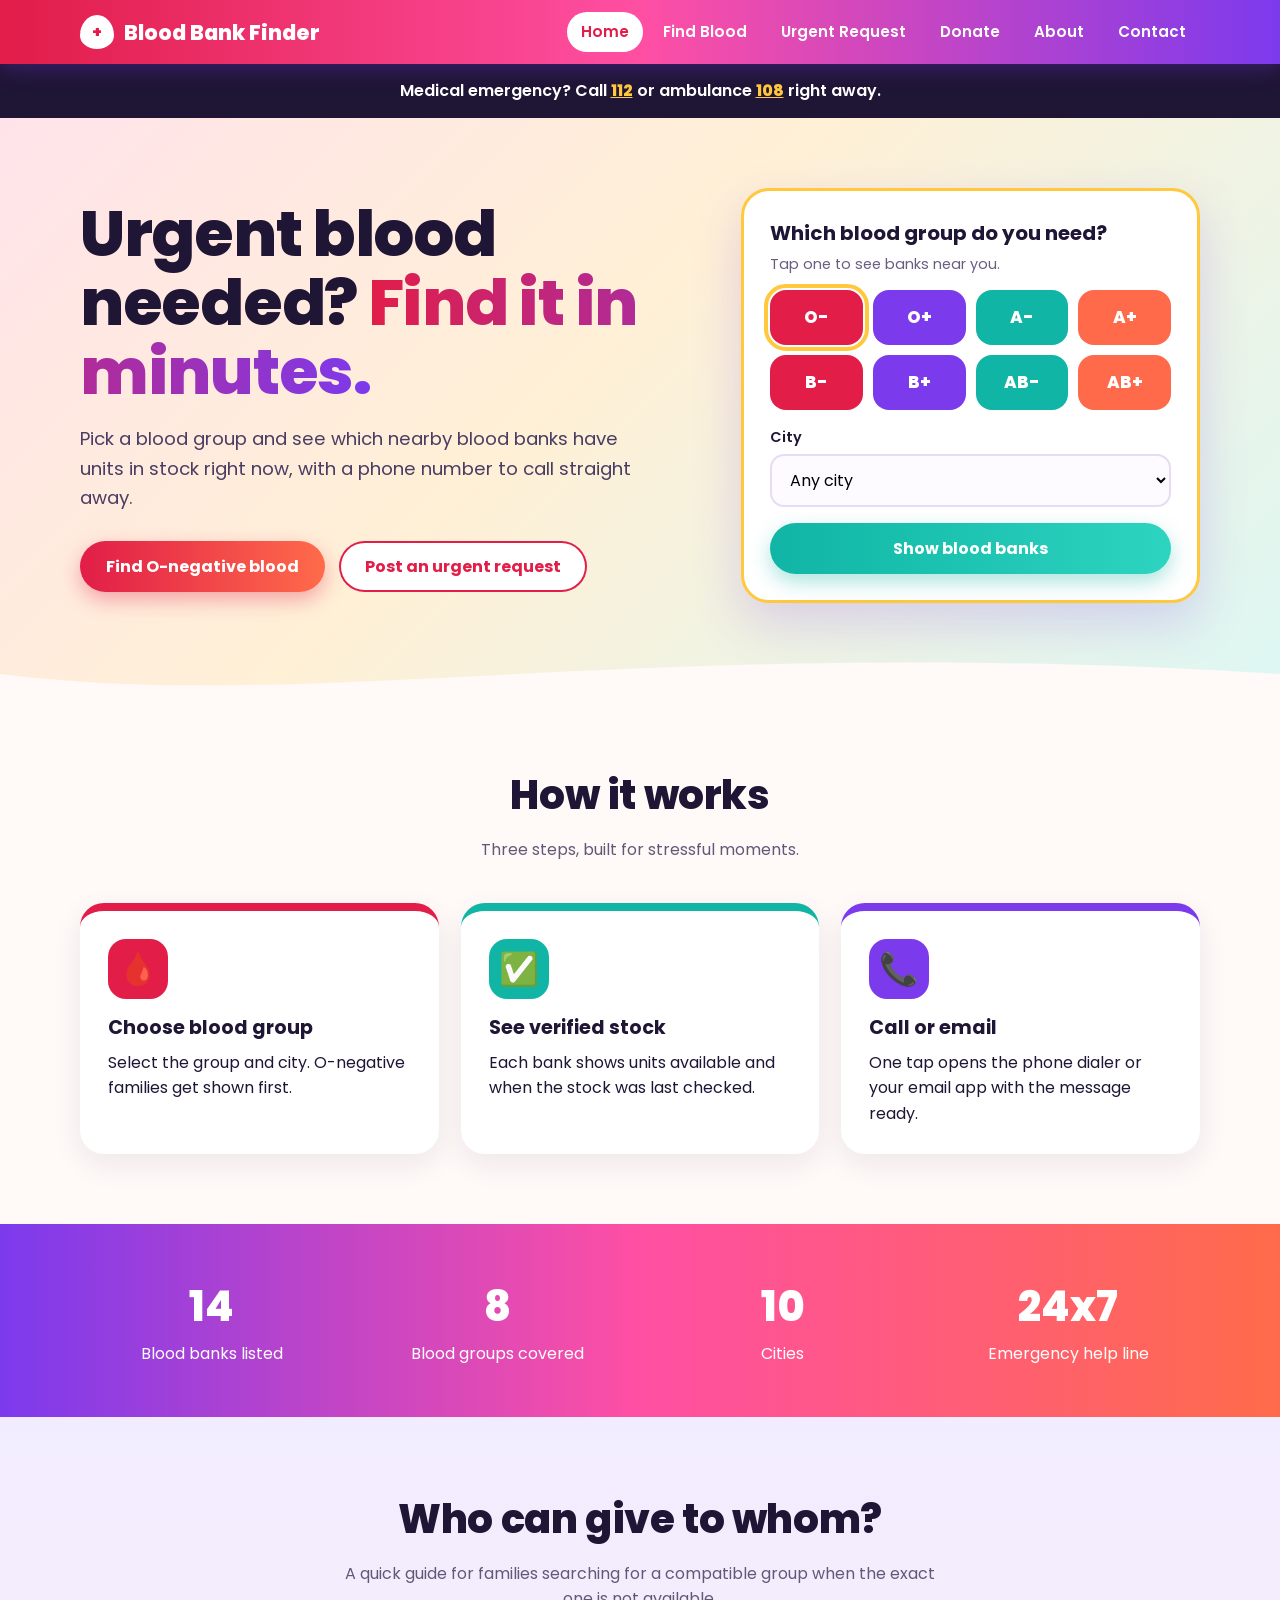
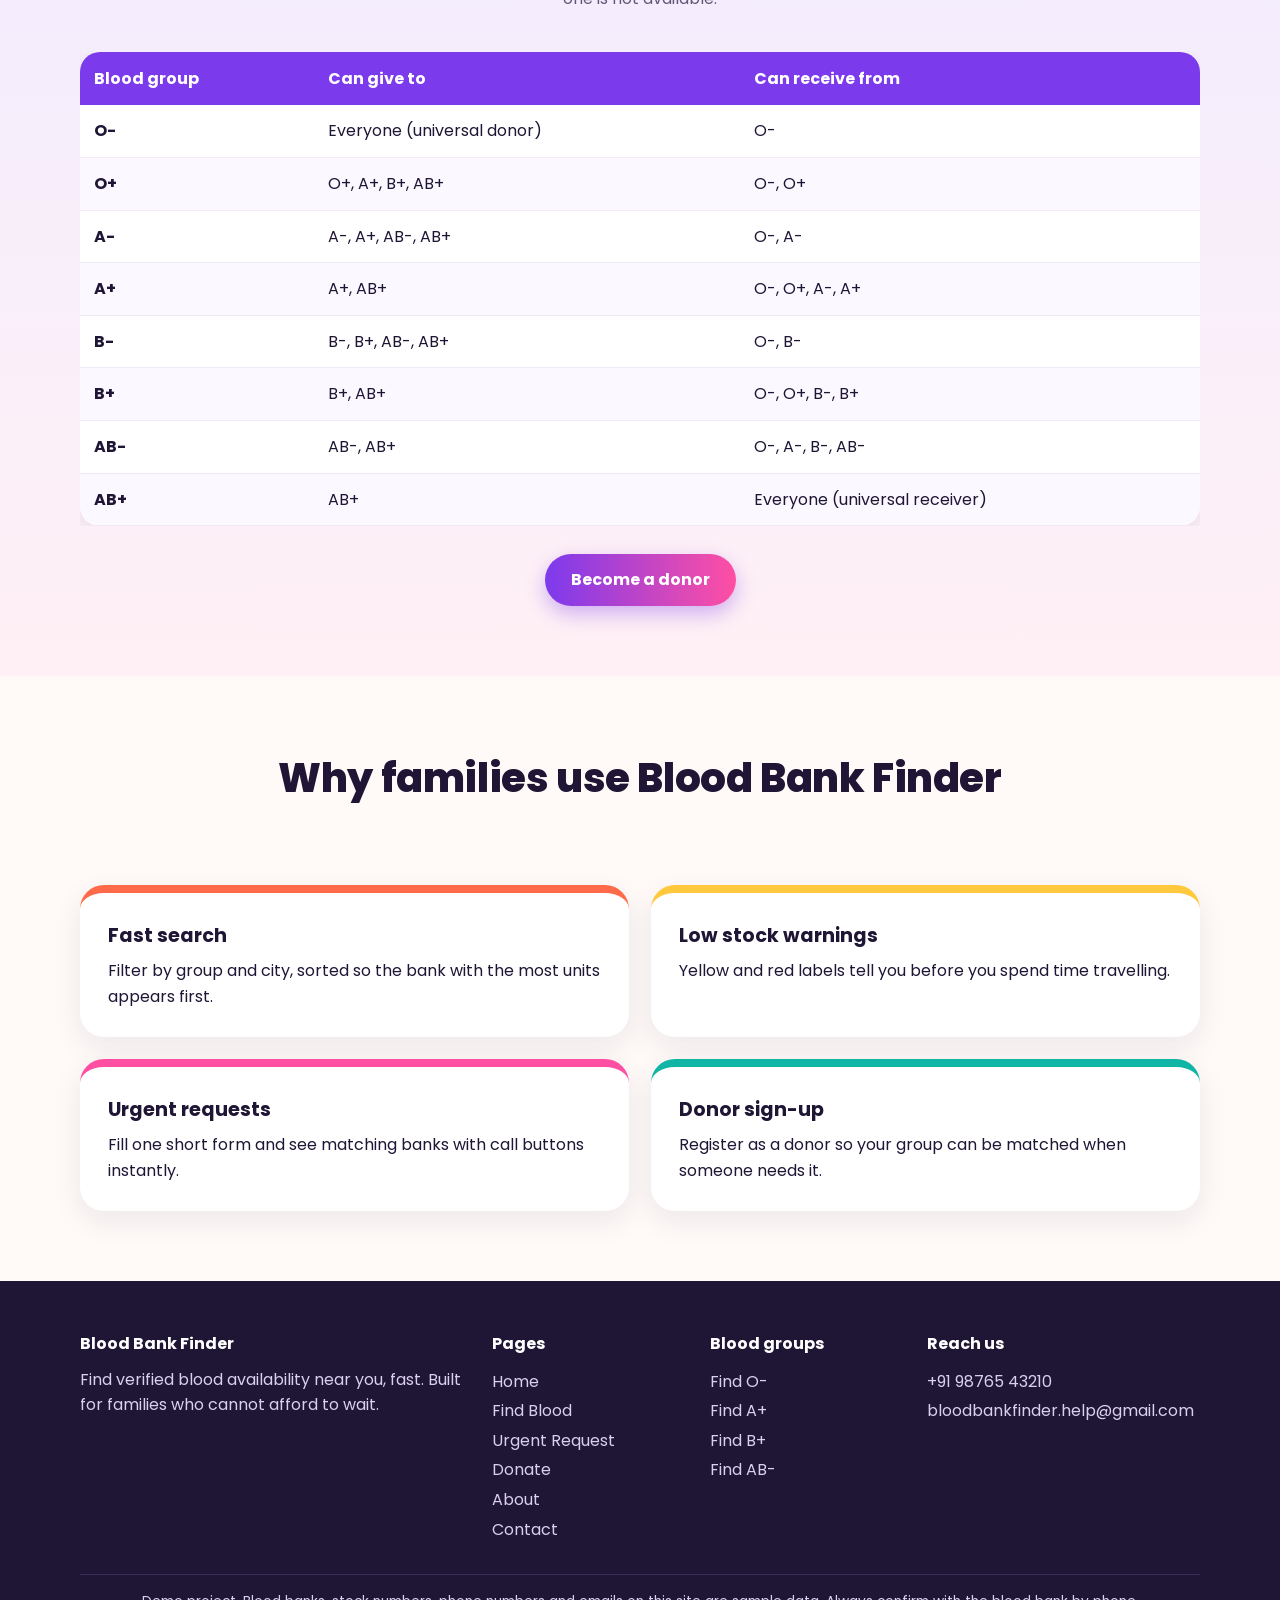
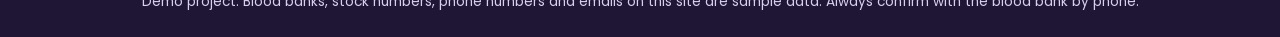
<file: index.html>
<!DOCTYPE html>
<html lang="en"><head><meta charset="utf-8"><meta name="viewport" content="width=device-width,initial-scale=1">
<link rel="preconnect" href="https://fonts.googleapis.com"><link href="https://fonts.googleapis.com/css2?family=Poppins:wght@400;600;700;800&display=swap" rel="stylesheet">
<link rel="stylesheet" href="style.css">
<title>Home | Blood Bank Finder</title></head>
<body>
<div id="site-header"></div>

<div class="hero"><div class="wrap">
<div><h1>Urgent blood needed? <span>Find it in minutes.</span></h1>
<p class="lead">Pick a blood group and see which nearby blood banks have units in stock right now, with a phone number to call straight away.</p>
<div class="btns"><a class="btn" href="search.html?group=O-">Find O-negative blood</a><a class="btn ghost" href="request.html">Post an urgent request</a></div></div>
<div class="quick"><h2>Which blood group do you need?</h2><p>Tap one to see banks near you.</p>
<div class="groups" id="gs"></div>
<div style="margin-top:16px"><label for="qc">City</label><select id="qc"></select></div>
<a class="btn teal" id="go" href="search.html" style="margin-top:16px;width:100%;text-align:center">Show blood banks</a></div>
</div>
<svg class="wave" viewBox="0 0 1440 50" preserveAspectRatio="none"><path d="M0 30 C360 70 720 -10 1440 30 L1440 50 L0 50Z" fill="#fffaf8"/></svg></div>

<section><div class="wrap"><h2 class="title">How it works</h2><p class="sub">Three steps, built for stressful moments.</p>
<div class="grid g3">
<div class="card" style="--c:var(--red)"><div class="ic">🩸</div><h3>Choose blood group</h3><p>Select the group and city. O-negative families get shown first.</p></div>
<div class="card" style="--c:var(--teal)"><div class="ic">✅</div><h3>See verified stock</h3><p>Each bank shows units available and when the stock was last checked.</p></div>
<div class="card" style="--c:var(--violet)"><div class="ic">📞</div><h3>Call or email</h3><p>One tap opens the phone dialer or your email app with the message ready.</p></div>
</div></div></section>

<div class="stats"><div class="wrap grid g4"><div><b>14</b>Blood banks listed</div><div><b>8</b>Blood groups covered</div><div><b>10</b>Cities</div><div><b>24x7</b>Emergency help line</div></div></div>

<section class="tint"><div class="wrap"><h2 class="title">Who can give to whom?</h2><p class="sub">A quick guide for families searching for a compatible group when the exact one is not available.</p><div class="tw"><table><thead><tr><th>Blood group</th><th>Can give to</th><th>Can receive from</th></tr></thead><tbody>
<tr><td><b>O-</b></td><td>Everyone (universal donor)</td><td>O-</td></tr>
<tr><td><b>O+</b></td><td>O+, A+, B+, AB+</td><td>O-, O+</td></tr>
<tr><td><b>A-</b></td><td>A-, A+, AB-, AB+</td><td>O-, A-</td></tr>
<tr><td><b>A+</b></td><td>A+, AB+</td><td>O-, O+, A-, A+</td></tr>
<tr><td><b>B-</b></td><td>B-, B+, AB-, AB+</td><td>O-, B-</td></tr>
<tr><td><b>B+</b></td><td>B+, AB+</td><td>O-, O+, B-, B+</td></tr>
<tr><td><b>AB-</b></td><td>AB-, AB+</td><td>O-, A-, B-, AB-</td></tr>
<tr><td><b>AB+</b></td><td>AB+</td><td>Everyone (universal receiver)</td></tr>
</tbody></table></div>
<div class="btns" style="justify-content:center;margin-top:28px"><a class="btn violet" href="donate.html">Become a donor</a></div></div></section>

<section><div class="wrap"><h2 class="title">Why families use Blood Bank Finder</h2><p class="sub">&nbsp;</p>
<div class="grid g2">
<div class="card" style="--c:var(--coral)"><h3>Fast search</h3><p>Filter by group and city, sorted so the bank with the most units appears first.</p></div>
<div class="card" style="--c:var(--sun)"><h3>Low stock warnings</h3><p>Yellow and red labels tell you before you spend time travelling.</p></div>
<div class="card" style="--c:var(--pink)"><h3>Urgent requests</h3><p>Fill one short form and see matching banks with call buttons instantly.</p></div>
<div class="card" style="--c:var(--teal)"><h3>Donor sign-up</h3><p>Register as a donor so your group can be matched when someone needs it.</p></div>
</div></div></section>

<div id="site-footer"></div>
<script src="script.js"></script>
<script>
fillSelect(document.getElementById("qc"),CITIES,"Any city");
var sel="O-",gs=document.getElementById("gs"),go=document.getElementById("go"),qc=document.getElementById("qc");
function upd(){go.href="search.html?group="+encodeURIComponent(sel)+(qc.value?"&city="+encodeURIComponent(qc.value):"")}
GROUPS.forEach(function(g){var b=document.createElement("button");b.type="button";b.className="g"+(g===sel?" sel":"");b.textContent=g;
b.onclick=function(){sel=g;[].forEach.call(gs.children,function(c){c.classList.toggle("sel",c===b)});upd()};gs.appendChild(b)});
qc.onchange=upd;upd();
</script>
</body></html>
</file>
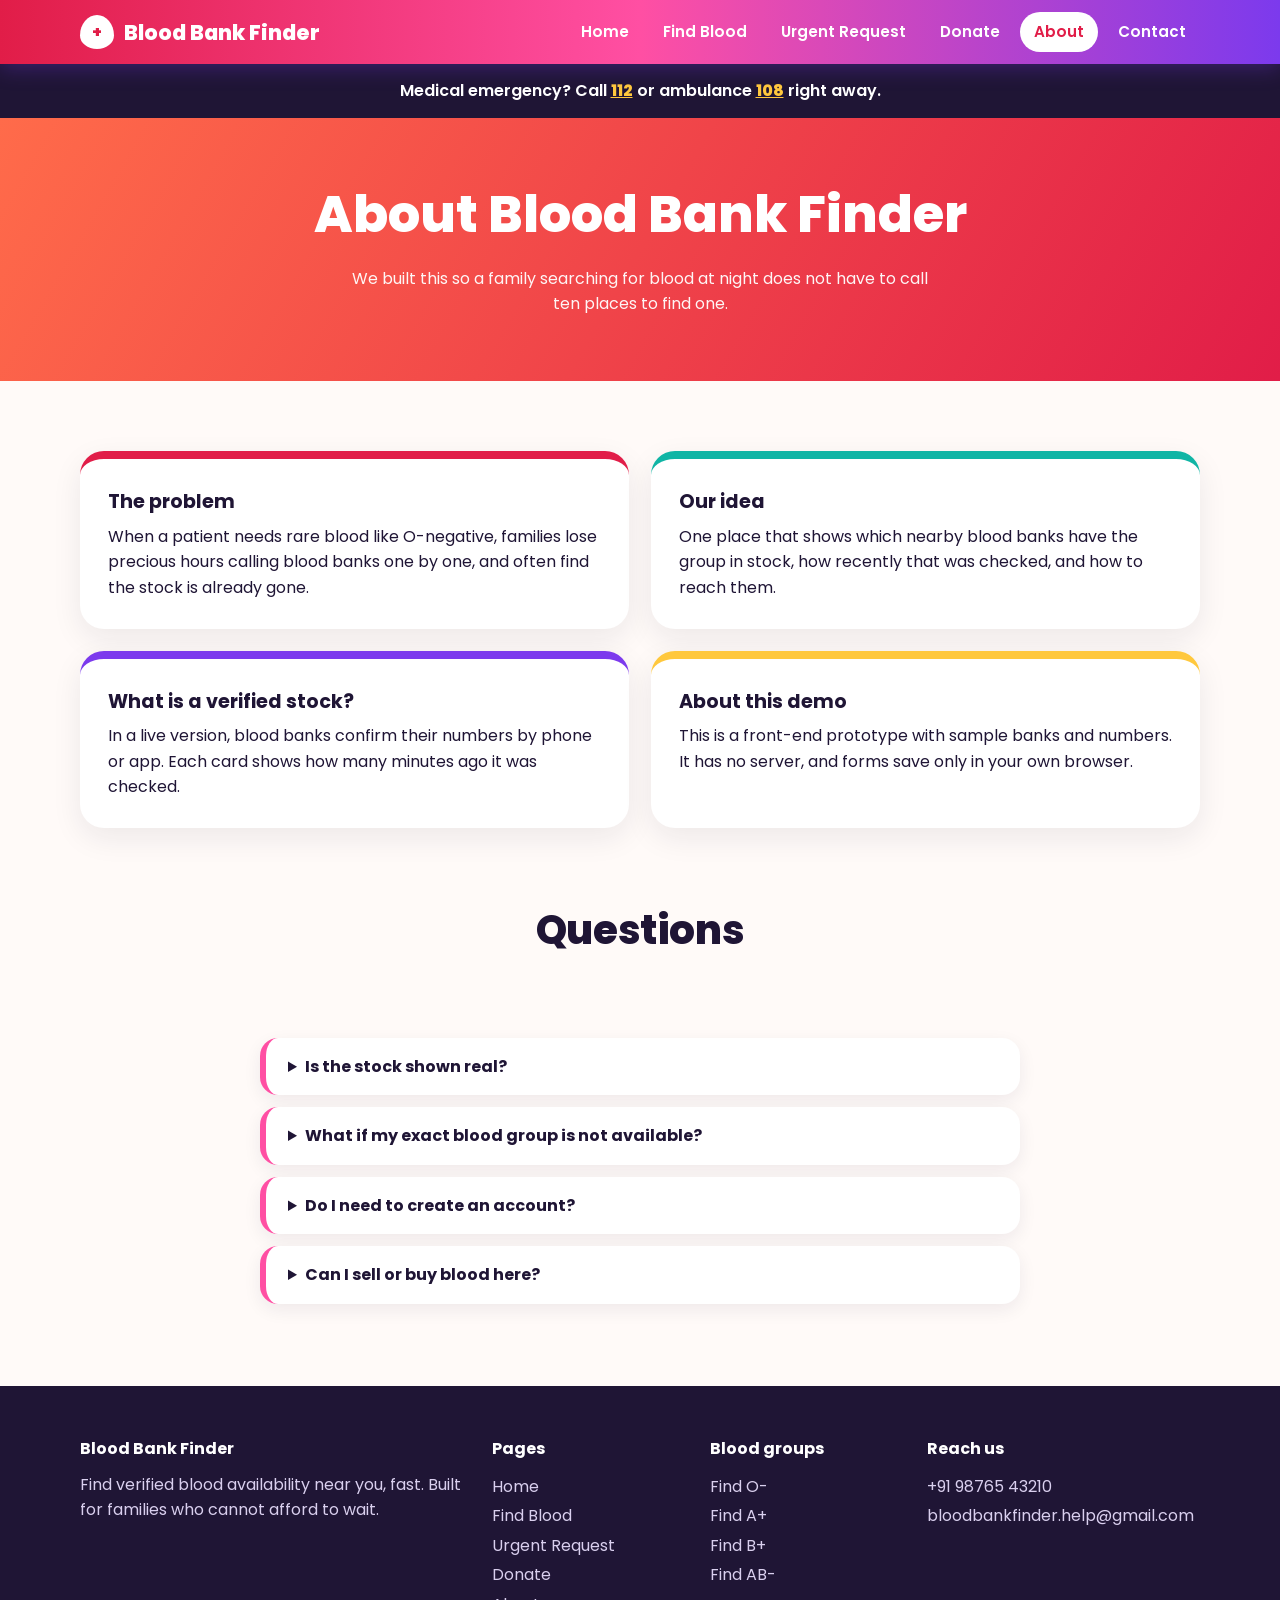
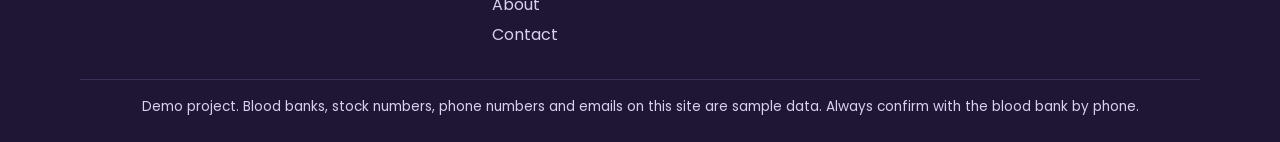
<file: about.html>
<!DOCTYPE html>
<html lang="en"><head><meta charset="utf-8"><meta name="viewport" content="width=device-width,initial-scale=1">
<link rel="preconnect" href="https://fonts.googleapis.com"><link href="https://fonts.googleapis.com/css2?family=Poppins:wght@400;600;700;800&display=swap" rel="stylesheet">
<link rel="stylesheet" href="style.css">
<title>About | Blood Bank Finder</title></head>
<body>
<div id="site-header"></div>

<div class="phero" style="--c1:var(--coral);--c2:var(--red)"><div class="wrap"><h1>About Blood Bank Finder</h1><p>We built this so a family searching for blood at night does not have to call ten places to find one.</p></div></div>
<section><div class="wrap"><div class="grid g2">
<div class="card" style="--c:var(--red)"><h3>The problem</h3><p>When a patient needs rare blood like O-negative, families lose precious hours calling blood banks one by one, and often find the stock is already gone.</p></div>
<div class="card" style="--c:var(--teal)"><h3>Our idea</h3><p>One place that shows which nearby blood banks have the group in stock, how recently that was checked, and how to reach them.</p></div>
<div class="card" style="--c:var(--violet)"><h3>What is a verified stock?</h3><p>In a live version, blood banks confirm their numbers by phone or app. Each card shows how many minutes ago it was checked.</p></div>
<div class="card" style="--c:var(--sun)"><h3>About this demo</h3><p>This is a front-end prototype with sample banks and numbers. It has no server, and forms save only in your own browser.</p></div></div>
<h2 class="title" style="margin-top:70px">Questions</h2><p class="sub">&nbsp;</p><div style="max-width:760px;margin:0 auto">
<details><summary>Is the stock shown real?</summary><p>No. In this demo all banks, numbers and stock are sample data made up for the project.</p></details>
<details><summary>What if my exact blood group is not available?</summary><p>Check the compatibility table on the Home page. For example, O-negative can be given to every group in an emergency, and the doctor decides.</p></details>
<details><summary>Do I need to create an account?</summary><p>No. You can search and send a request without signing up.</p></details>
<details><summary>Can I sell or buy blood here?</summary><p>No. Blood should only be arranged through licensed blood banks and hospitals.</p></details></div>
</div></section>
<div id="site-footer"></div>
<script src="script.js"></script>

</body></html>
</file>
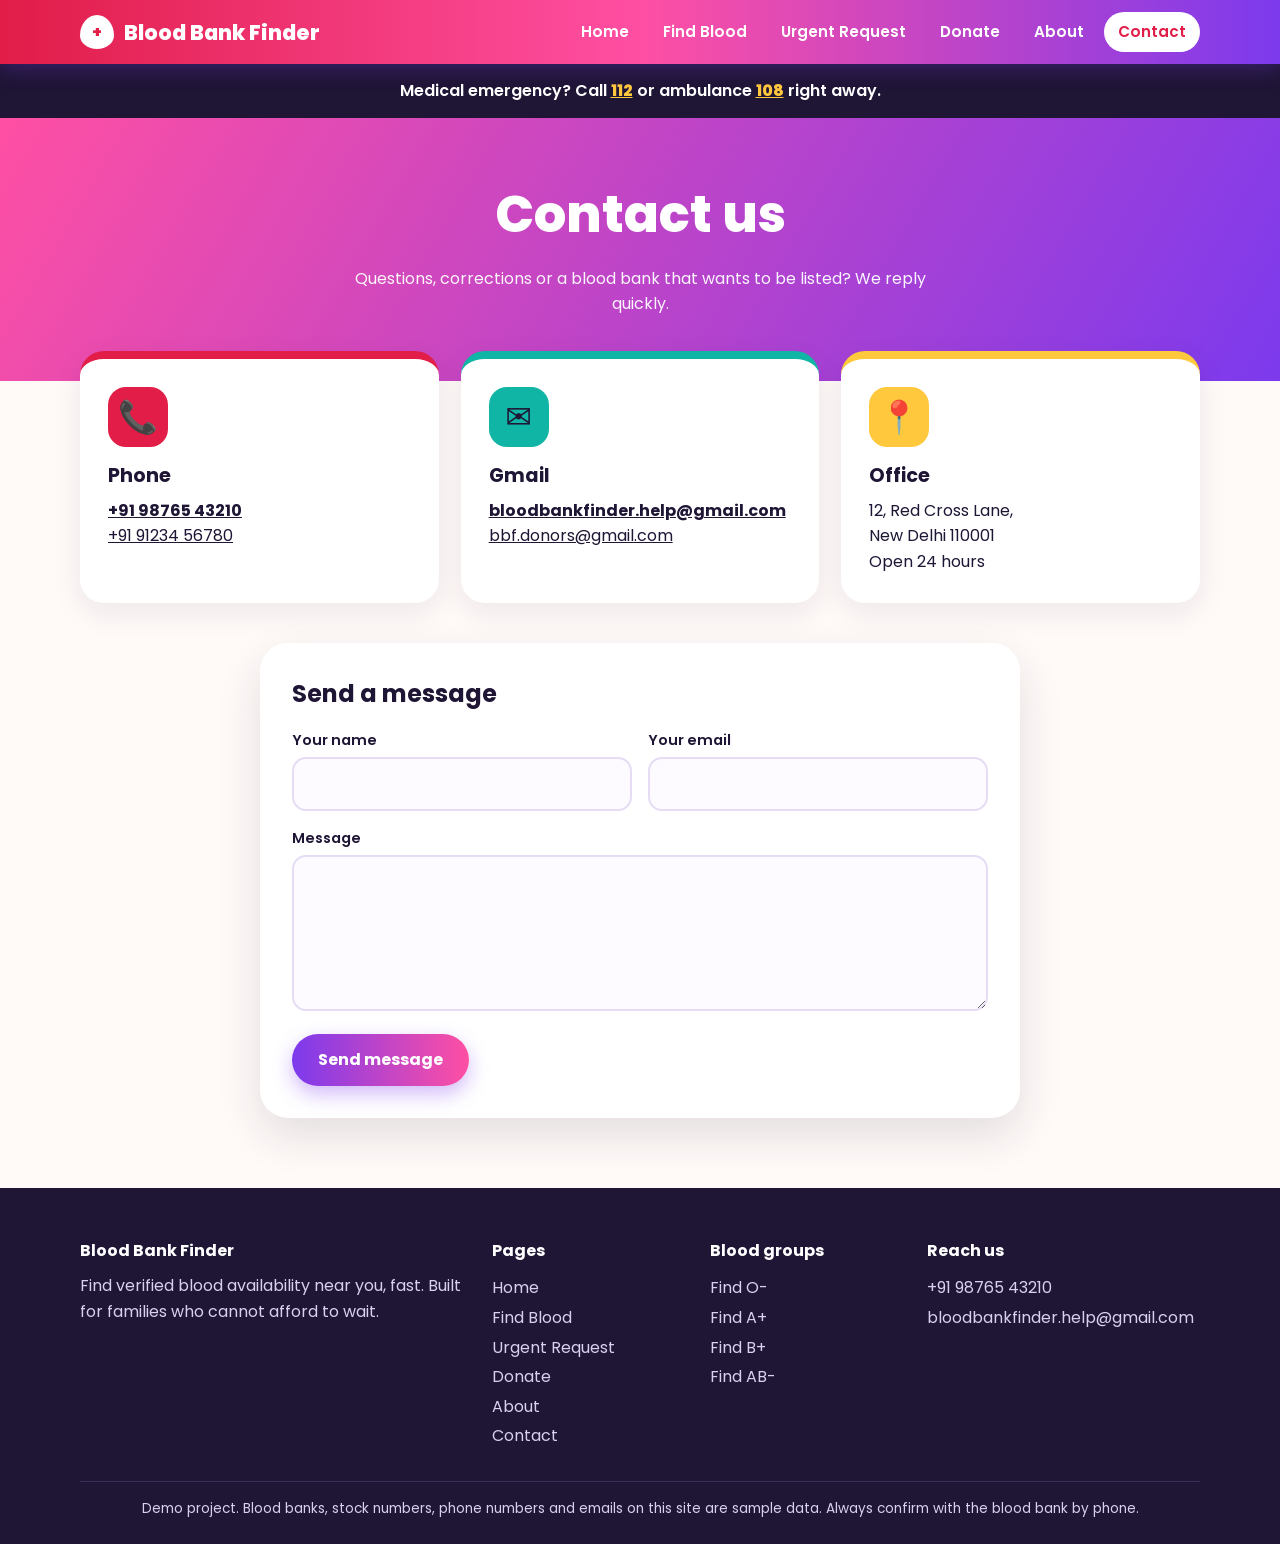
<file: contact.html>
<!DOCTYPE html>
<html lang="en"><head><meta charset="utf-8"><meta name="viewport" content="width=device-width,initial-scale=1">
<link rel="preconnect" href="https://fonts.googleapis.com"><link href="https://fonts.googleapis.com/css2?family=Poppins:wght@400;600;700;800&display=swap" rel="stylesheet">
<link rel="stylesheet" href="style.css">
<title>Contact | Blood Bank Finder</title></head>
<body>
<div id="site-header"></div>

<div class="phero" style="--c1:var(--pink);--c2:var(--violet)"><div class="wrap"><h1>Contact us</h1><p>Questions, corrections or a blood bank that wants to be listed? We reply quickly.</p></div></div>
<section style="padding-top:0"><div class="wrap"><div class="grid g3" style="margin-top:-30px;position:relative">
<div class="card" style="--c:var(--red)"><div class="ic">📞</div><h3>Phone</h3><p><a href="tel:+919876543210"><b>+91 98765 43210</b></a><br><a href="tel:+919123456780">+91 91234 56780</a></p></div>
<div class="card" style="--c:var(--teal)"><div class="ic">✉️</div><h3>Gmail</h3><p><a href="mailto:bloodbankfinder.help@gmail.com"><b>bloodbankfinder.help@gmail.com</b></a><br><a href="mailto:bbf.donors@gmail.com">bbf.donors@gmail.com</a></p></div>
<div class="card" style="--c:var(--sun)"><div class="ic">📍</div><h3>Office</h3><p>12, Red Cross Lane,<br>New Delhi 110001<br>Open 24 hours</p></div></div>
<div class="panel" style="margin-top:40px;max-width:760px;margin-left:auto;margin-right:auto"><h2 style="margin-bottom:16px">Send a message</h2>
<form id="cf" novalidate><div class="row"><div><label for="cn">Your name</label><input id="cn" required></div><div><label for="ce">Your email</label><input id="ce" type="email" required></div></div>
<label for="cm">Message</label><textarea id="cm" rows="5" required></textarea><button class="btn violet" type="submit" style="margin-top:16px">Send message</button></form><div id="cmsg"></div></div></div></section>
<div id="site-footer"></div>
<script src="script.js"></script>
<script>
cf.onsubmit=function(ev){ev.preventDefault();var m=document.getElementById("cmsg");
if(!cn.value.trim()||!/^\S+@\S+\.\S+$/.test(ce.value)||!cm.value.trim()){m.innerHTML='<div class="msg err">Please enter your name, a valid email and a message.</div>';return}
var a=load("bbf_messages");a.push({n:cn.value,e:ce.value,m:cm.value});save("bbf_messages",a);
m.innerHTML='<div class="msg ok">Thanks, '+esc(cn.value.trim())+'. Your message is saved. For urgent needs please call +91 98765 43210.</div>';cf.reset()};
</script>
</body></html>
</file>
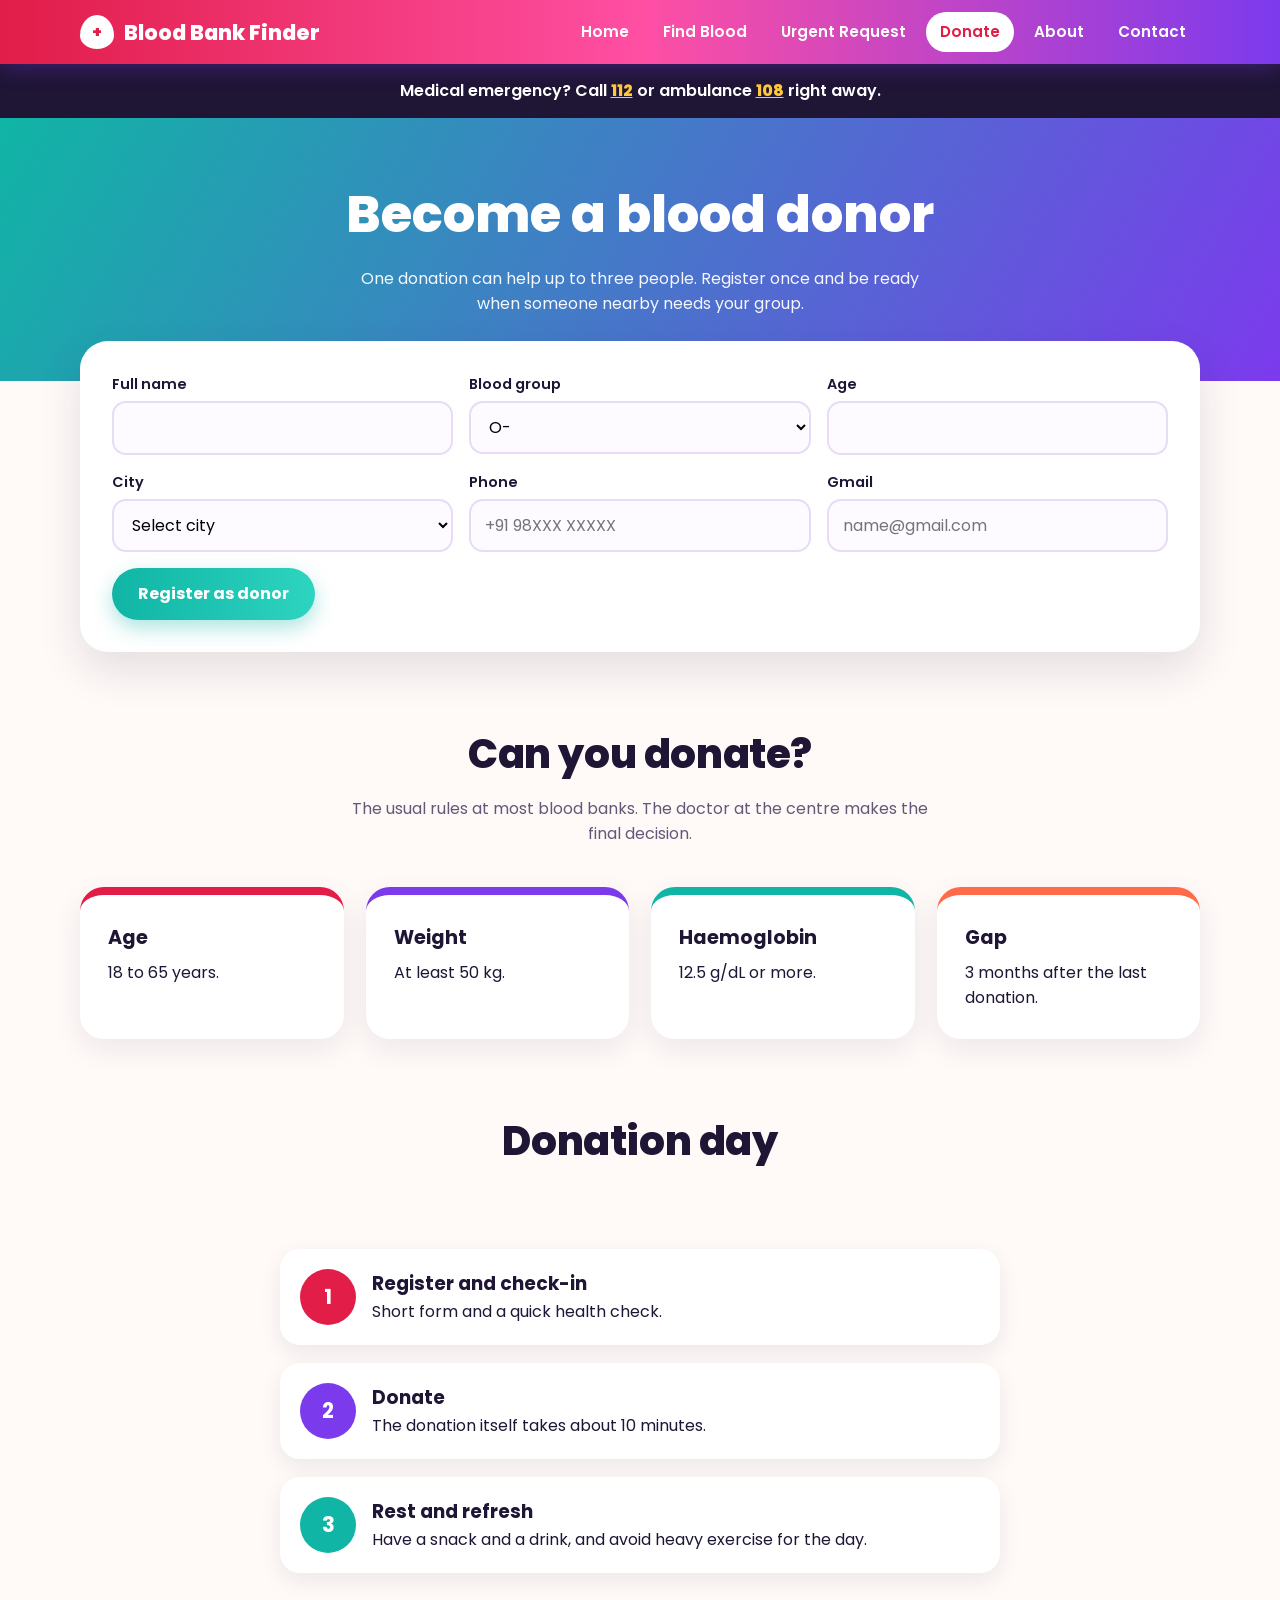
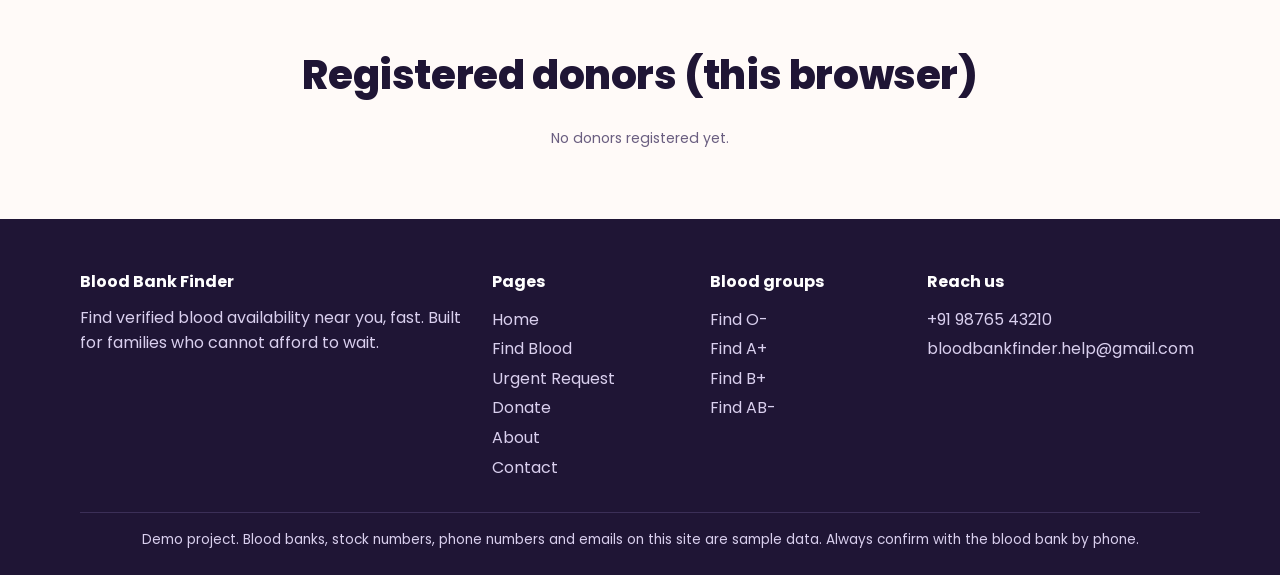
<file: donate.html>
<!DOCTYPE html>
<html lang="en"><head><meta charset="utf-8"><meta name="viewport" content="width=device-width,initial-scale=1">
<link rel="preconnect" href="https://fonts.googleapis.com"><link href="https://fonts.googleapis.com/css2?family=Poppins:wght@400;600;700;800&display=swap" rel="stylesheet">
<link rel="stylesheet" href="style.css">
<title>Donate | Blood Bank Finder</title></head>
<body>
<div id="site-header"></div>

<div class="phero" style="--c1:var(--teal);--c2:var(--violet)"><div class="wrap"><h1>Become a blood donor</h1><p>One donation can help up to three people. Register once and be ready when someone nearby needs your group.</p></div></div>
<section style="padding-top:0"><div class="wrap"><div class="panel"><form id="d" novalidate>
<div class="row"><div><label for="dn">Full name</label><input id="dn" required></div><div><label for="dg">Blood group</label><select id="dg"></select></div><div><label for="da">Age</label><input id="da" type="number" min="1" max="99" required></div></div>
<div class="row"><div><label for="dc">City</label><select id="dc"></select></div><div><label for="dp">Phone</label><input id="dp" type="tel" required placeholder="+91 98XXX XXXXX"></div><div><label for="de">Gmail</label><input id="de" type="email" placeholder="name@gmail.com"></div></div>
<button class="btn teal" type="submit">Register as donor</button></form><div id="dm"></div></div>

<h2 class="title" style="margin-top:70px">Can you donate?</h2><p class="sub">The usual rules at most blood banks. The doctor at the centre makes the final decision.</p>
<div class="grid g4">
<div class="card" style="--c:var(--red)"><h3>Age</h3><p>18 to 65 years.</p></div>
<div class="card" style="--c:var(--violet)"><h3>Weight</h3><p>At least 50 kg.</p></div>
<div class="card" style="--c:var(--teal)"><h3>Haemoglobin</h3><p>12.5 g/dL or more.</p></div>
<div class="card" style="--c:var(--coral)"><h3>Gap</h3><p>3 months after the last donation.</p></div></div>

<h2 class="title" style="margin-top:70px">Donation day</h2><p class="sub">&nbsp;</p>
<div class="timeline" style="max-width:720px;margin:0 auto">
<div class="step" style="--c:var(--red)"><b>1</b><div><h3>Register and check-in</h3><p>Short form and a quick health check.</p></div></div>
<div class="step" style="--c:var(--violet)"><b>2</b><div><h3>Donate</h3><p>The donation itself takes about 10 minutes.</p></div></div>
<div class="step" style="--c:var(--teal)"><b>3</b><div><h3>Rest and refresh</h3><p>Have a snack and a drink, and avoid heavy exercise for the day.</p></div></div></div>

<h2 class="title" style="margin-top:70px">Registered donors (this browser)</h2><div class="list" id="dl" style="max-width:720px;margin:20px auto 0"></div></div></section>
<div id="site-footer"></div>
<script src="script.js"></script>
<script>
fillSelect(dg,GROUPS);fillSelect(dc,CITIES,"Select city");
function show(){var l=load("bbf_donors").slice(-6).reverse();document.getElementById("dl").innerHTML=l.length?l.map(function(x){return'<div class="step" style="--c:var(--teal)"><b>'+esc(x.g)+'</b><div><strong>'+esc(x.n)+'</strong><p class="meta">'+esc(x.c)+' &middot; '+esc(x.p)+'</p></div></div>'}).join(""):'<p class="meta" style="text-align:center">No donors registered yet.</p>'}show();
d.onsubmit=function(ev){ev.preventDefault();var m=document.getElementById("dm");
var age=+da.value;
if(!dn.value.trim()||!dc.value||!/^[+\d][\d\s-]{7,}$/.test(dp.value.trim())){m.innerHTML='<div class="msg err">Please fill in your name, city and a valid phone number.</div>';return}
if(age<18||age>65){m.innerHTML='<div class="msg err">Donors are usually between 18 and 65 years old. Please check with your nearest blood bank.</div>';return}
var a=load("bbf_donors");a.push({n:dn.value.trim(),g:dg.value,c:dc.value,p:dp.value.trim()});save("bbf_donors",a);show();
m.innerHTML='<div class="msg ok">Thank you, '+esc(dn.value.trim())+'! You are registered as a '+esc(dg.value)+' donor in '+esc(dc.value)+'.</div>';d.reset();fillSelect(dg,GROUPS)};
</script>
</body></html>
</file>
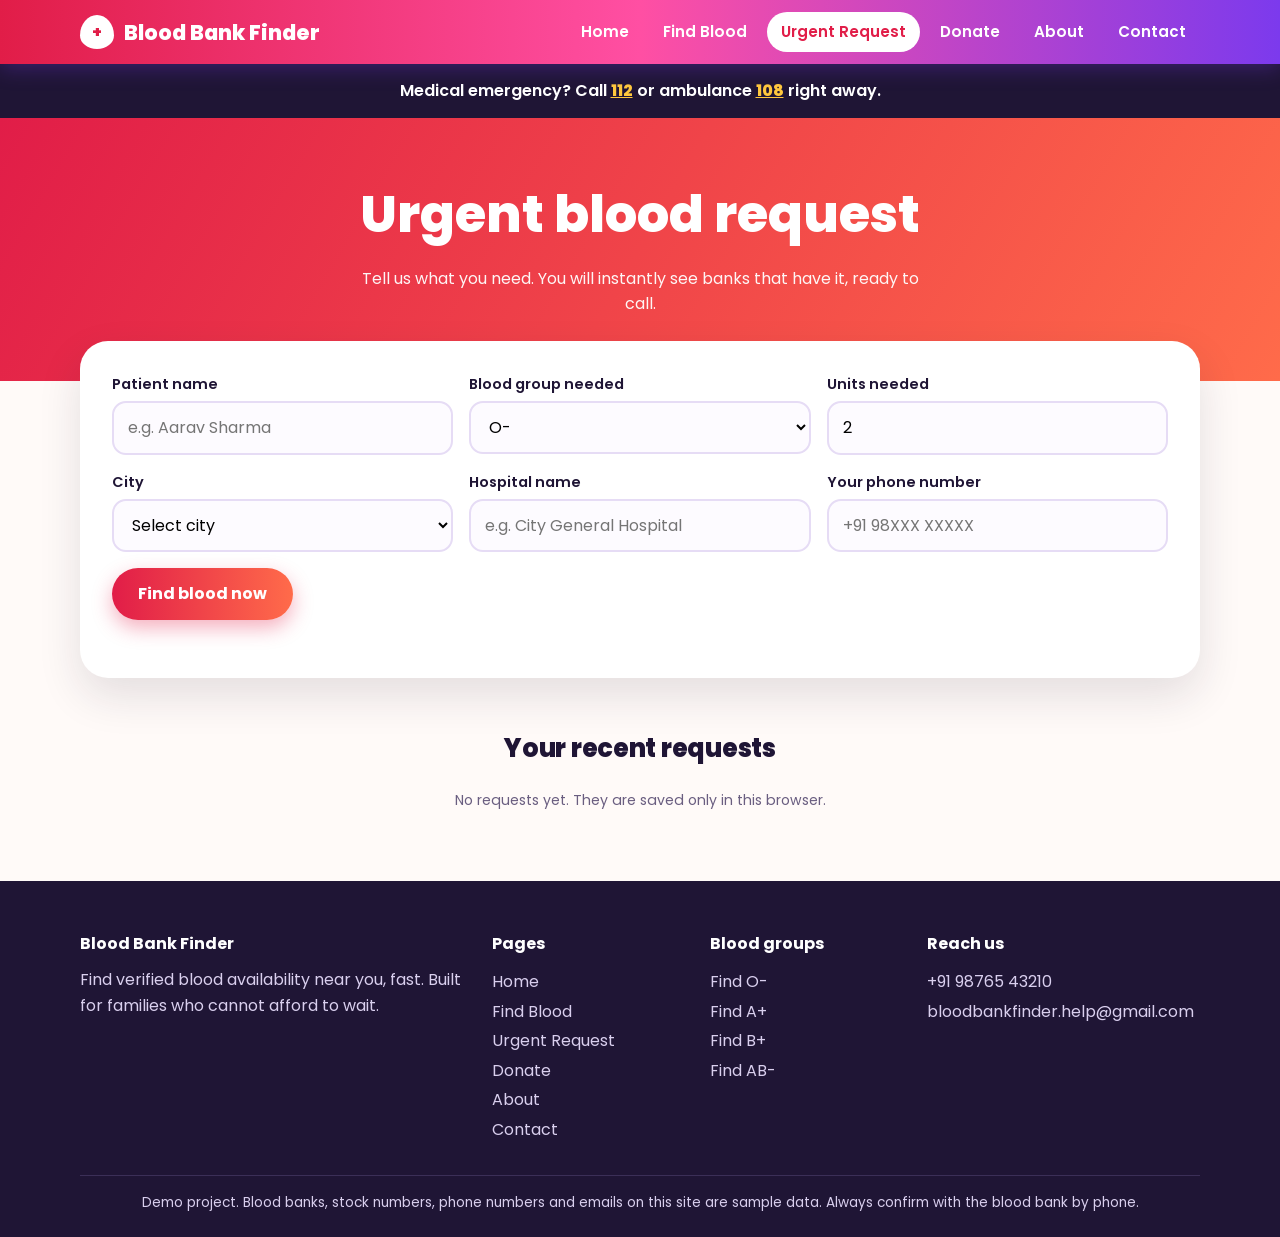
<file: request.html>
<!DOCTYPE html>
<html lang="en"><head><meta charset="utf-8"><meta name="viewport" content="width=device-width,initial-scale=1">
<link rel="preconnect" href="https://fonts.googleapis.com"><link href="https://fonts.googleapis.com/css2?family=Poppins:wght@400;600;700;800&display=swap" rel="stylesheet">
<link rel="stylesheet" href="style.css">
<title>Urgent Request | Blood Bank Finder</title></head>
<body>
<div id="site-header"></div>

<div class="phero" style="--c1:var(--red);--c2:var(--coral)"><div class="wrap"><h1>Urgent blood request</h1><p>Tell us what you need. You will instantly see banks that have it, ready to call.</p></div></div>
<section style="padding-top:0"><div class="wrap"><div class="panel"><form id="f" novalidate>
<div class="row"><div><label for="pn">Patient name</label><input id="pn" required placeholder="e.g. Aarav Sharma"></div>
<div><label for="bg">Blood group needed</label><select id="bg" required></select></div>
<div><label for="un">Units needed</label><input id="un" type="number" min="1" max="10" value="2"></div></div>
<div class="row"><div><label for="ct">City</label><select id="ct" required></select></div>
<div><label for="hp">Hospital name</label><input id="hp" placeholder="e.g. City General Hospital"></div>
<div><label for="ph">Your phone number</label><input id="ph" type="tel" required placeholder="+91 98XXX XXXXX"></div></div>
<button class="btn" type="submit">Find blood now</button></form>
<div id="m"></div><div class="list" id="r"></div></div>
<div style="margin-top:50px"><h2 class="title" style="font-size:1.6rem">Your recent requests</h2><div class="list" id="hist" style="max-width:720px;margin:20px auto 0"></div></div></div></section>
<div id="site-footer"></div>
<script src="script.js"></script>
<script>
fillSelect(document.getElementById("bg"),GROUPS);fillSelect(document.getElementById("ct"),CITIES,"Select city");
document.getElementById("bg").value="O-";
function hist(){var h=load("bbf_requests").slice(-5).reverse(),e=document.getElementById("hist");
e.innerHTML=h.length?h.map(function(x){return'<div class="step" style="--c:var(--red)"><b>'+esc(x.bg)+'</b><div><strong>'+esc(x.pn)+'</strong><p class="meta">'+esc(x.un)+' unit(s) in '+esc(x.ct)+(x.hp?' &middot; '+esc(x.hp):'')+' &middot; '+esc(x.when)+'</p></div></div>'}).join(""):'<p class="meta" style="text-align:center">No requests yet. They are saved only in this browser.</p>'}
hist();
document.getElementById("f").onsubmit=function(ev){ev.preventDefault();
var v={pn:pn.value.trim(),bg:bg.value,un:un.value,ct:ct.value,hp:hp.value.trim(),ph:ph.value.trim(),when:new Date().toLocaleString()};
var m=document.getElementById("m");
if(!v.pn||!v.ct||!/^[+\d][\d\s-]{7,}$/.test(v.ph)){m.innerHTML='<div class="msg err">Please enter the patient name, city and a valid phone number.</div>';return}
var a=load("bbf_requests");a.push(v);save("bbf_requests",a);hist();
m.innerHTML='<div class="msg ok">Request saved for '+esc(v.pn)+'. Banks in '+esc(v.ct)+' with '+esc(v.bg)+' are shown below. Call the first one now.</div>';
renderBanks(document.getElementById("r"),v.bg,v.ct,true);document.getElementById("r").scrollIntoView({behavior:"smooth"})};
</script>
</body></html>
</file>
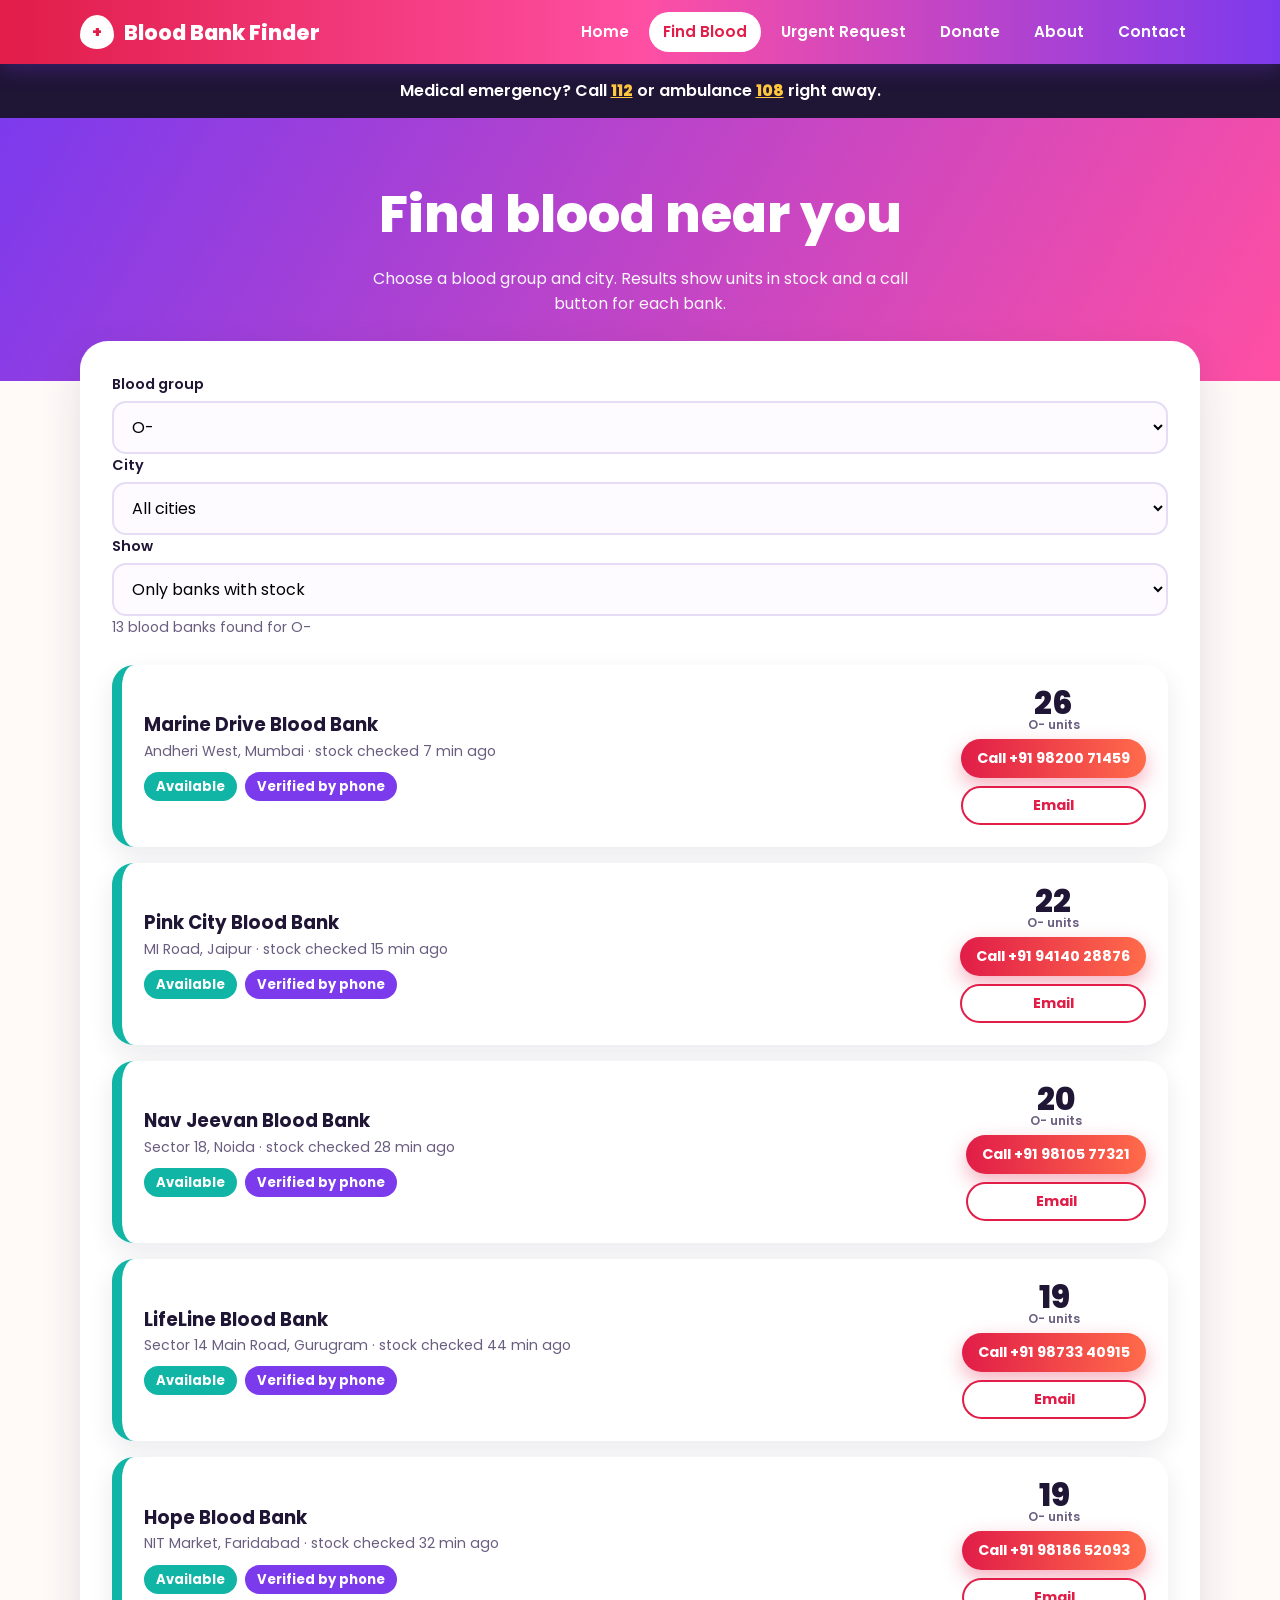
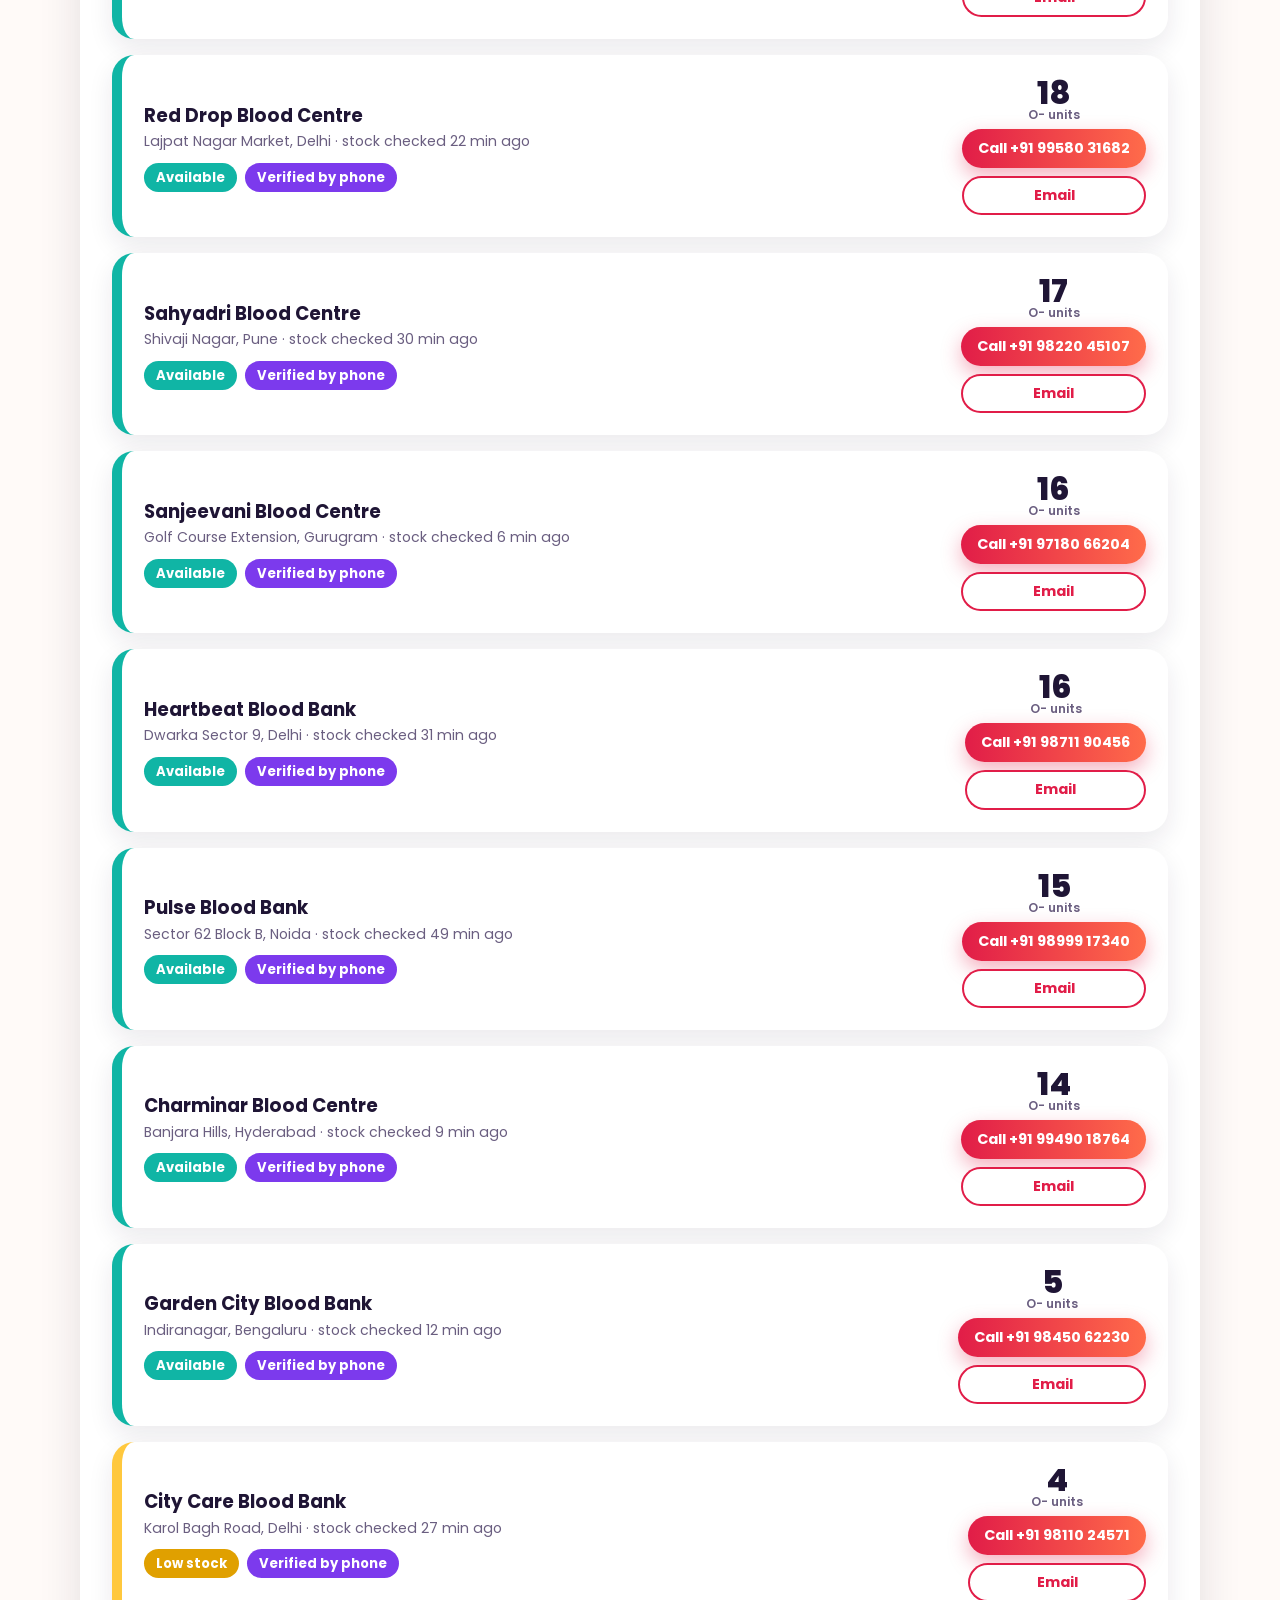
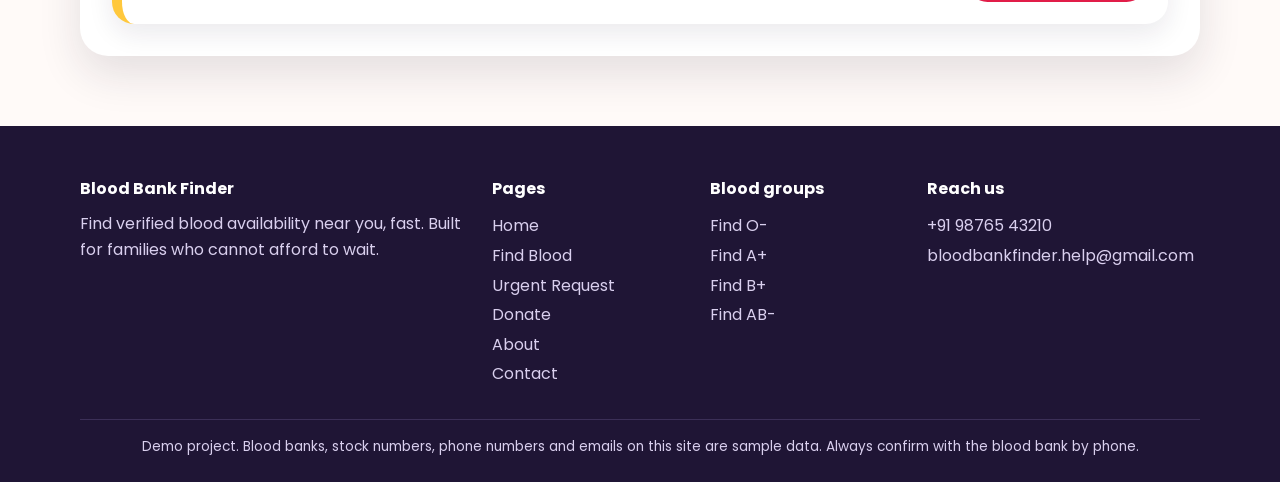
<file: search.html>
<!DOCTYPE html>
<html lang="en"><head><meta charset="utf-8"><meta name="viewport" content="width=device-width,initial-scale=1">
<link rel="preconnect" href="https://fonts.googleapis.com"><link href="https://fonts.googleapis.com/css2?family=Poppins:wght@400;600;700;800&display=swap" rel="stylesheet">
<link rel="stylesheet" href="style.css">
<title>Find Blood | Blood Bank Finder</title></head>
<body>
<div id="site-header"></div>

<div class="phero" style="--c1:var(--violet);--c2:var(--pink)"><div class="wrap"><h1>Find blood near you</h1><p>Choose a blood group and city. Results show units in stock and a call button for each bank.</p></div></div>
<section style="padding-top:0"><div class="wrap"><div class="panel">
<div class="row"><div><label for="g">Blood group</label><select id="g"></select></div><div><label for="c">City</label><select id="c"></select></div>
<div><label for="o">Show</label><select id="o"><option value="1">Only banks with stock</option><option value="">All banks</option></select></div></div>
<p class="meta" id="count"></p><div class="list" id="res"></div></div></div></section>
<div id="site-footer"></div>
<script src="script.js"></script>
<script>
var q=new URLSearchParams(location.search);
var g=document.getElementById("g"),c=document.getElementById("c"),o=document.getElementById("o"),res=document.getElementById("res");
fillSelect(g,GROUPS);fillSelect(c,CITIES,"All cities");
if(q.get("group")&&GROUPS.indexOf(q.get("group"))>-1)g.value=q.get("group");
if(q.get("city"))c.value=q.get("city");
function run(){renderBanks(res,g.value,c.value,!!o.value);document.getElementById("count").textContent=res.children.length&&res.querySelector(".bank")?res.querySelectorAll(".bank").length+" blood banks found for "+g.value:""}
g.onchange=c.onchange=o.onchange=run;run();
</script>
</body></html>
</file>
<file: style.css>
:root{--red:#E11D48;--coral:#FF6B4A;--sun:#FFC83D;--teal:#10B5A5;--violet:#7C3AED;--pink:#FF4FA3;--ink:#1F1535;--soft:#FFF4F1;--white:#fff}
*{box-sizing:border-box;margin:0;padding:0}
html{scroll-behavior:smooth}
body{font-family:"Poppins","Segoe UI",system-ui,sans-serif;color:var(--ink);background:#fffaf8;line-height:1.6}
a{color:inherit}
img,svg{max-width:100%}
.wrap{width:min(1120px,92%);margin:0 auto}
:focus-visible{outline:3px solid var(--violet);outline-offset:3px;border-radius:6px}
/* nav */
header{position:sticky;top:0;z-index:50;background:linear-gradient(90deg,var(--red),var(--pink),var(--violet));box-shadow:0 4px 20px rgba(124,58,237,.3)}
.nav{display:flex;align-items:center;justify-content:space-between;padding:12px 0;gap:16px;flex-wrap:wrap}
.logo{display:flex;align-items:center;gap:10px;color:#fff;text-decoration:none;font-weight:800;font-size:1.3rem}
.drop{width:34px;height:34px;background:#fff;border-radius:50% 50% 50% 50%/60% 60% 40% 40%;display:grid;place-items:center;color:var(--red);font-size:1rem;font-weight:800;transform:rotate(0)}
nav ul{display:flex;gap:6px;list-style:none;flex-wrap:wrap}
nav a{display:block;padding:8px 14px;border-radius:99px;color:#fff;text-decoration:none;font-weight:600;font-size:.95rem}
nav a:hover{background:rgba(255,255,255,.22)}
nav a.active{background:#fff;color:var(--red)}
/* hero */
.hero{background:linear-gradient(135deg,#FFE3EA 0%,#FFF0D6 45%,#DDF7F3 100%);padding:70px 0 90px;position:relative;overflow:hidden}
.hero .wrap{display:grid;grid-template-columns:1.15fr .85fr;gap:40px;align-items:center}
.hero h1{font-size:clamp(2.3rem,5.5vw,4rem);line-height:1.08;font-weight:800;letter-spacing:-.02em}
.hero h1 span{background:linear-gradient(90deg,var(--red),var(--violet));-webkit-background-clip:text;background-clip:text;color:transparent}
.hero p.lead{font-size:1.15rem;margin:18px 0 28px;max-width:52ch;color:#4a3d63}
.btn{display:inline-block;border:0;cursor:pointer;font:inherit;font-weight:700;padding:13px 26px;border-radius:99px;text-decoration:none;color:#fff;background:linear-gradient(90deg,var(--red),var(--coral));box-shadow:0 8px 20px rgba(225,29,72,.35);transition:transform .15s}
.btn:hover{transform:translateY(-2px)}
.btn.teal{background:linear-gradient(90deg,var(--teal),#2dd4bf);box-shadow:0 8px 20px rgba(16,181,165,.35)}
.btn.violet{background:linear-gradient(90deg,var(--violet),var(--pink));box-shadow:0 8px 20px rgba(124,58,237,.35)}
.btn.ghost{background:#fff;color:var(--red);box-shadow:inset 0 0 0 2px var(--red)}
.btn.sm{padding:8px 16px;font-size:.9rem}
.btns{display:flex;gap:14px;flex-wrap:wrap}
.quick{background:#fff;border-radius:28px;padding:26px;box-shadow:0 20px 50px rgba(124,58,237,.2);border:3px solid var(--sun)}
.quick h2{font-size:1.25rem;margin-bottom:4px}
.quick p{font-size:.9rem;color:#6a5e80;margin-bottom:14px}
.groups{display:grid;grid-template-columns:repeat(4,1fr);gap:10px}
.g{border:0;cursor:pointer;font:inherit;font-weight:800;font-size:1.05rem;padding:14px 0;border-radius:16px;color:#fff}
.g:nth-child(4n+1){background:var(--red)}.g:nth-child(4n+2){background:var(--violet)}.g:nth-child(4n+3){background:var(--teal)}.g:nth-child(4n+4){background:var(--coral)}
.g:hover{filter:brightness(1.1);transform:scale(1.05)}
.g.sel{outline:4px solid var(--sun);outline-offset:2px}
.wave{position:absolute;bottom:-1px;left:0;width:100%;height:50px}
/* sections */
section{padding:70px 0}
h2.title{font-size:clamp(1.7rem,3.6vw,2.5rem);font-weight:800;text-align:center;letter-spacing:-.01em}
p.sub{text-align:center;max-width:60ch;margin:10px auto 40px;color:#645878}
.grid{display:grid;gap:22px}
.g3{grid-template-columns:repeat(3,1fr)}.g4{grid-template-columns:repeat(4,1fr)}.g2{grid-template-columns:repeat(2,1fr)}
.card{background:#fff;border-radius:24px;padding:28px;box-shadow:0 10px 30px rgba(31,21,53,.08);border-top:8px solid var(--c,var(--red))}
.card .ic{font-size:2rem;width:60px;height:60px;border-radius:18px;display:grid;place-items:center;background:var(--c,var(--red));margin-bottom:14px}
.card h3{font-size:1.2rem;margin-bottom:6px}
.stats{background:linear-gradient(90deg,var(--violet),var(--pink),var(--coral));color:#fff;padding:50px 0}
.stats .grid{text-align:center}
.stats b{display:block;font-size:2.6rem;font-weight:800}
.tint{background:linear-gradient(180deg,#F1ECFF,#FFF0F5)}
/* chart of compat */
table{width:100%;border-collapse:collapse;background:#fff;border-radius:20px;overflow:hidden;box-shadow:0 10px 30px rgba(31,21,53,.08)}
th{background:var(--violet);color:#fff;text-align:left;padding:14px}
td{padding:13px 14px;border-bottom:1px solid #f0e9f7}
tr:nth-child(even) td{background:#fbf8ff}
.tw{overflow-x:auto}
/* page hero */
.phero{padding:56px 0 64px;color:#fff;text-align:center;background:linear-gradient(120deg,var(--c1,var(--red)),var(--c2,var(--violet)))}
.phero h1{font-size:clamp(2rem,4.5vw,3.2rem);font-weight:800}
.phero p{max-width:58ch;margin:10px auto 0;opacity:.95}
/* forms */
.panel{background:#fff;border-radius:28px;padding:32px;box-shadow:0 18px 44px rgba(31,21,53,.12);margin-top:-40px;position:relative}
form .row{display:grid;grid-template-columns:repeat(auto-fit,minmax(210px,1fr));gap:16px;margin-bottom:16px}
label{display:block;font-weight:600;font-size:.9rem;margin-bottom:5px}
input,select,textarea{width:100%;font:inherit;padding:12px 14px;border-radius:14px;border:2px solid #e6dcf5;background:#fdfbff}
input:focus,select:focus,textarea:focus{border-color:var(--violet);outline:none;box-shadow:0 0 0 4px rgba(124,58,237,.15)}
.msg{margin-top:16px;padding:14px 18px;border-radius:16px;font-weight:600}
.ok{background:#DDF7F3;color:#0a6f66}.err{background:#FFE3EA;color:#a3122f}
/* bank result */
.bank{display:grid;grid-template-columns:1fr auto;gap:14px;align-items:center;background:#fff;border-radius:22px;padding:22px;box-shadow:0 10px 26px rgba(31,21,53,.09);border-left:10px solid var(--teal)}
.bank.low{border-left-color:var(--sun)}.bank.none{border-left-color:var(--red);opacity:.85}
.bank h3{font-size:1.15rem}
.meta{font-size:.88rem;color:#6a5e80}
.chips{display:flex;gap:8px;flex-wrap:wrap;margin-top:10px}
.chip{padding:4px 12px;border-radius:99px;font-size:.82rem;font-weight:700;color:#fff;background:var(--teal)}
.chip.low{background:#e0a000}.chip.none{background:var(--red)}.chip.v{background:var(--violet)}
.list{display:grid;gap:16px;margin-top:26px}
.units{font-size:2rem;font-weight:800;text-align:center;line-height:1}
.units small{display:block;font-size:.75rem;font-weight:600;color:#6a5e80}
.act{display:flex;flex-direction:column;gap:8px;align-items:stretch;text-align:center}
.sos{background:var(--ink);color:#fff;text-align:center;padding:14px;font-weight:600}
.sos a{color:var(--sun);font-weight:800}
/* faq */
details{background:#fff;border-radius:18px;padding:16px 22px;box-shadow:0 6px 18px rgba(31,21,53,.07);margin-bottom:12px;border-left:6px solid var(--pink)}
summary{cursor:pointer;font-weight:700}
details p{margin-top:8px;color:#5b4f72}
/* footer */
footer{background:var(--ink);color:#d9cfee;padding:50px 0 24px}
footer .grid{grid-template-columns:2fr 1fr 1fr 1.4fr}
footer h4{color:#fff;margin-bottom:10px}
footer a{display:block;text-decoration:none;padding:2px 0}
footer a:hover{color:var(--sun)}
.copy{border-top:1px solid #3b2f57;margin-top:30px;padding-top:16px;font-size:.85rem;text-align:center}
.timeline{display:grid;gap:18px}
.step{display:grid;grid-template-columns:56px 1fr;gap:16px;background:#fff;border-radius:20px;padding:20px;box-shadow:0 8px 22px rgba(31,21,53,.08)}
.step b{width:56px;height:56px;border-radius:50%;display:grid;place-items:center;color:#fff;font-size:1.3rem;background:var(--c)}
@media(max-width:860px){.hero .wrap,.g3,.g4,.g2,footer .grid{grid-template-columns:1fr}.g4{grid-template-columns:1fr 1fr}.bank{grid-template-columns:1fr}.hero{padding:44px 0 70px}}
@media(prefers-reduced-motion:reduce){*{transition:none!important;scroll-behavior:auto!important}}
</file>
